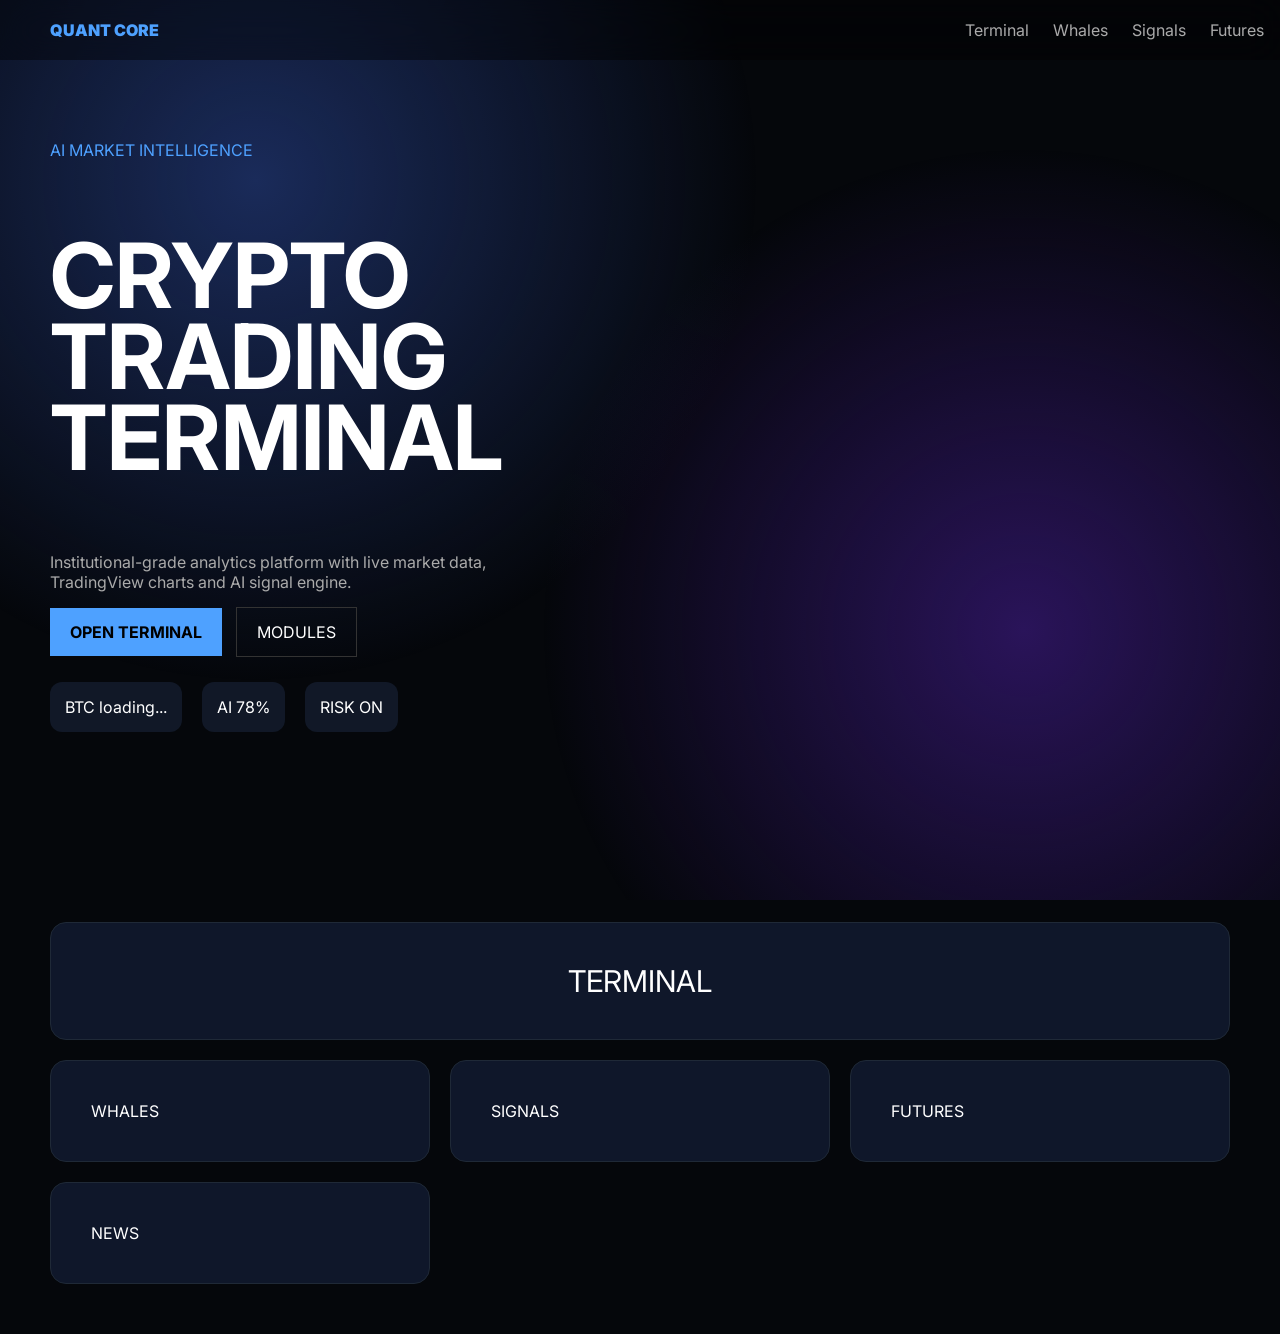
<file: index.html>
<!DOCTYPE html>
<html lang="en">
<head>
<meta charset="UTF-8" />
<meta name="viewport" content="width=device-width, initial-scale=1.0"/>
<title>QUANT CORE V1</title>

<link rel="stylesheet" href="style.css">
<link href="https://fonts.googleapis.com/css2?family=Inter:wght@300;400;600;800;900&display=swap" rel="stylesheet">
</head>

<body>

<div class="bg"></div>

<nav class="nav">
  <div class="logo">QUANT CORE</div>

  <div class="links">
    <a href="pages/terminal.html">Terminal</a>
    <a href="pages/whales.html">Whales</a>
    <a href="pages/signals.html">Signals</a>
    <a href="pages/futures.html">Futures</a>
    <a href="pages/news.html">News</a>
  </div>
</nav>

<section class="hero">

  <div class="hero-left">
    <div class="badge">AI MARKET INTELLIGENCE</div>

    <h1>
      CRYPTO<br/>
      TRADING<br/>
      TERMINAL
    </h1>

    <p>
      Institutional-grade analytics platform with live market data,
      TradingView charts and AI signal engine.
    </p>

    <div class="buttons">
      <a href="pages/terminal.html" class="btn">OPEN TERMINAL</a>
      <a href="#modules" class="btn2">MODULES</a>
    </div>

    <div class="stats">
      <div class="card">
        BTC <span id="btc">loading...</span>
      </div>
      <div class="card">AI 78%</div>
      <div class="card">RISK ON</div>
    </div>
  </div>

</section>

<section id="modules" class="modules">

  <a href="pages/terminal.html" class="mcard big">TERMINAL</a>
  <a href="pages/whales.html" class="mcard">WHALES</a>
  <a href="pages/signals.html" class="mcard">SIGNALS</a>
  <a href="pages/futures.html" class="mcard">FUTURES</a>
  <a href="pages/news.html" class="mcard">NEWS</a>

</section>

<script src="app.js"></script>
</body>
</html>
</file>
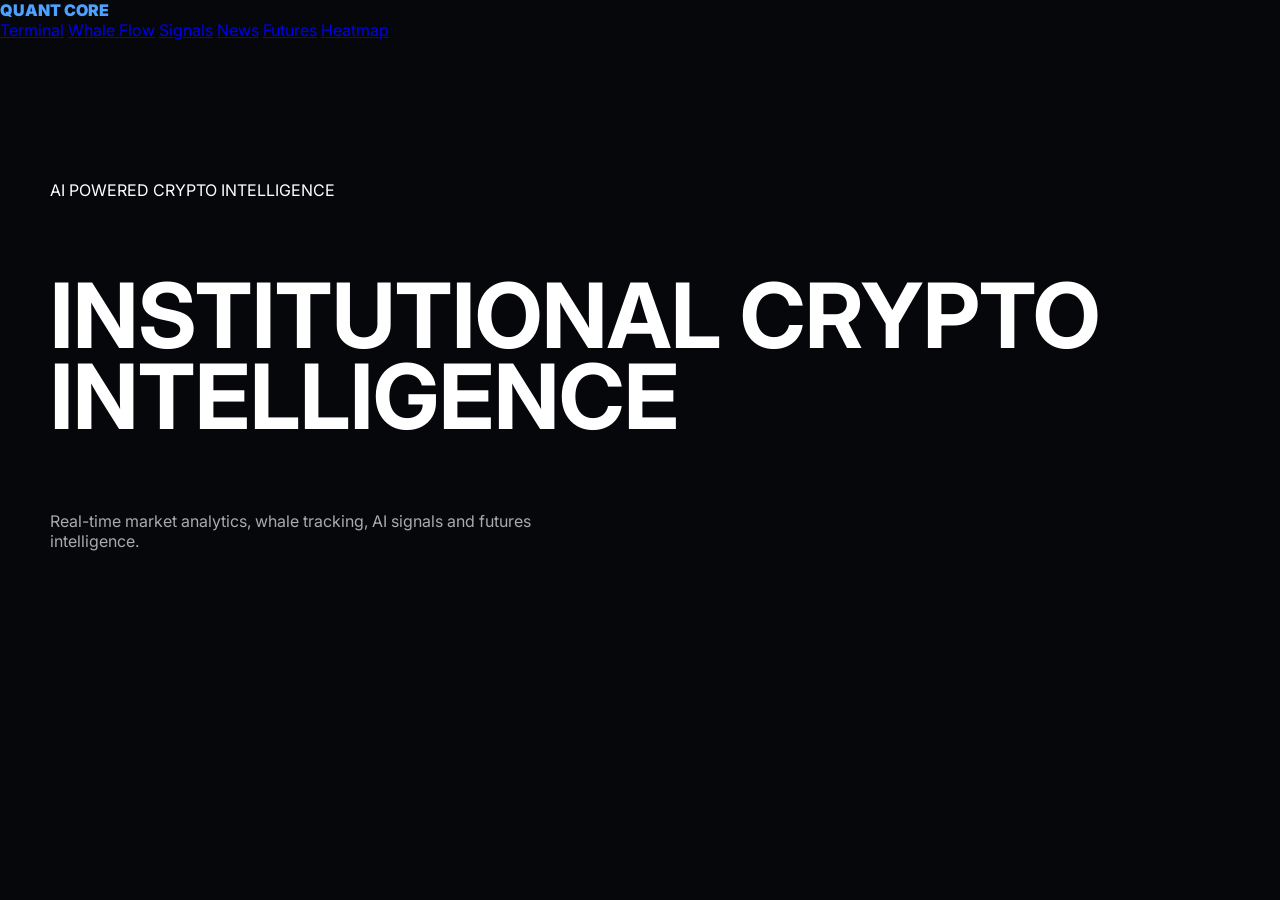
<file: inde.html>
<!DOCTYPE html>
<html lang="en">
<head>

<meta charset="UTF-8">
<meta name="viewport" content="width=device-width, initial-scale=1.0">

<title>QUANT CORE</title>

<link rel="stylesheet" href="style.css">

<link rel="preconnect" href="https://fonts.googleapis.com">
<link rel="preconnect" href="https://fonts.gstatic.com" crossorigin>
<link href="https://fonts.googleapis.com/css2?family=Inter:wght@300;400;500;600;700;800&display=swap" rel="stylesheet">

</head>
<body>

<div class="bg-grid"></div>
<div class="bg-glow"></div>

<!-- NAVBAR -->

<nav class="navbar">

<div class="logo">
QUANT CORE
</div>

<div class="nav-links">
<a href="pages/terminal.html">Terminal</a>
<a href="pages/whales.html">Whale Flow</a>
<a href="pages/signals.html">Signals</a>
<a href="pages/news.html">News</a>
<a href="pages/futures.html">Futures</a>
<a href="pages/heatmap.html">Heatmap</a>
</div>

</nav>

<!-- HERO -->

<section class="hero">

<div class="hero-left">

<div class="hero-badge">
AI POWERED CRYPTO INTELLIGENCE
</div>

<h1>
INSTITUTIONAL
CRYPTO
INTELLIGENCE
</h1>

<p>
Real-time market analytics, whale tracking,
AI signals and futures intelligence.
</p>
</html>
</file>
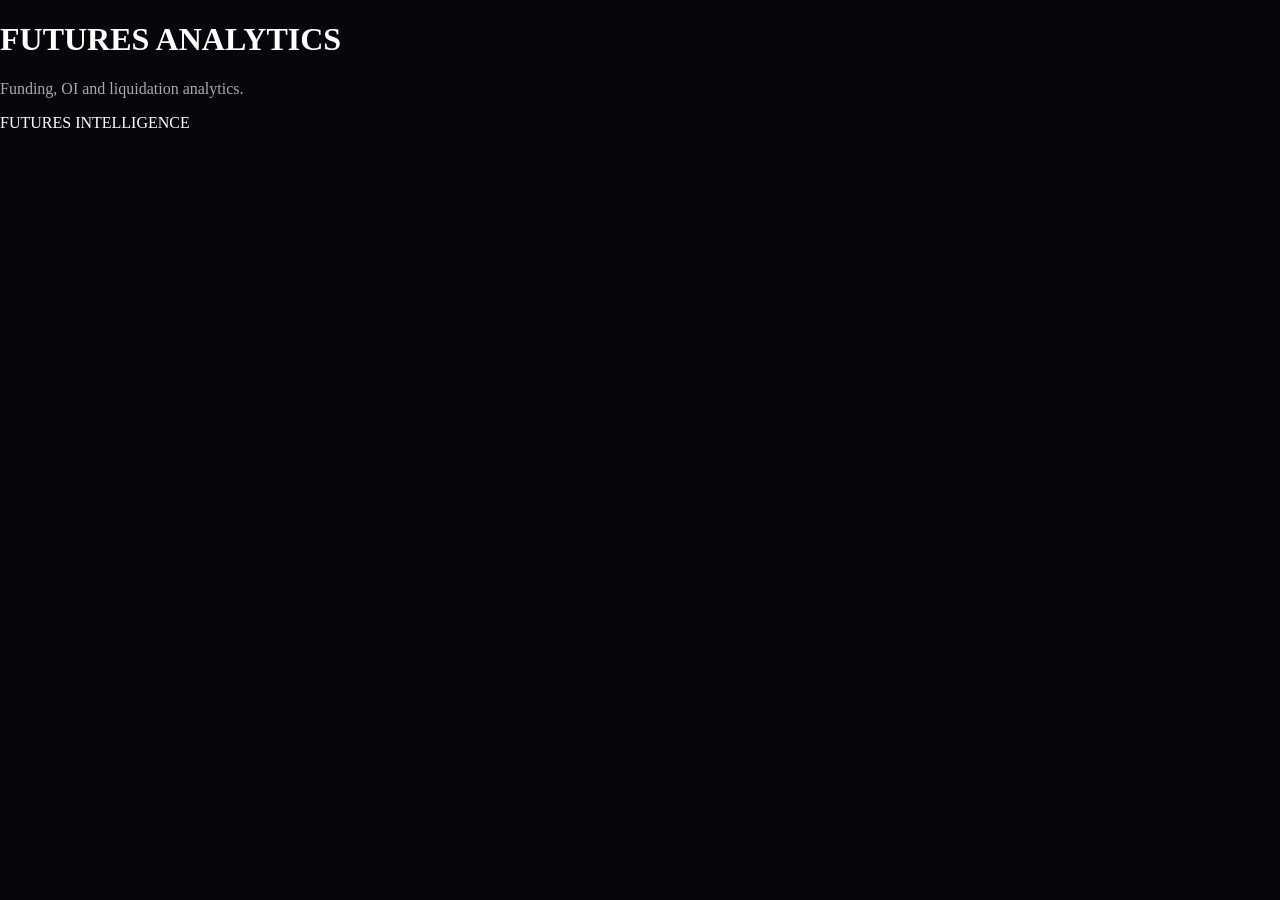
<file: pages/futures.html>
<!DOCTYPE html>
<html lang="en">
<head>
<meta charset="UTF-8">
<meta name="viewport" content="width=device-width, initial-scale=1.0">
<title>Futures</title>
<link rel="stylesheet" href="../style.css">
</head>
<body>

<div class="page-layout">
<h1>FUTURES ANALYTICS</h1>
<p>Funding, OI and liquidation analytics.</p>
<div class="placeholder">
FUTURES INTELLIGENCE
</div>
</div>

</body>
</html>
</file>
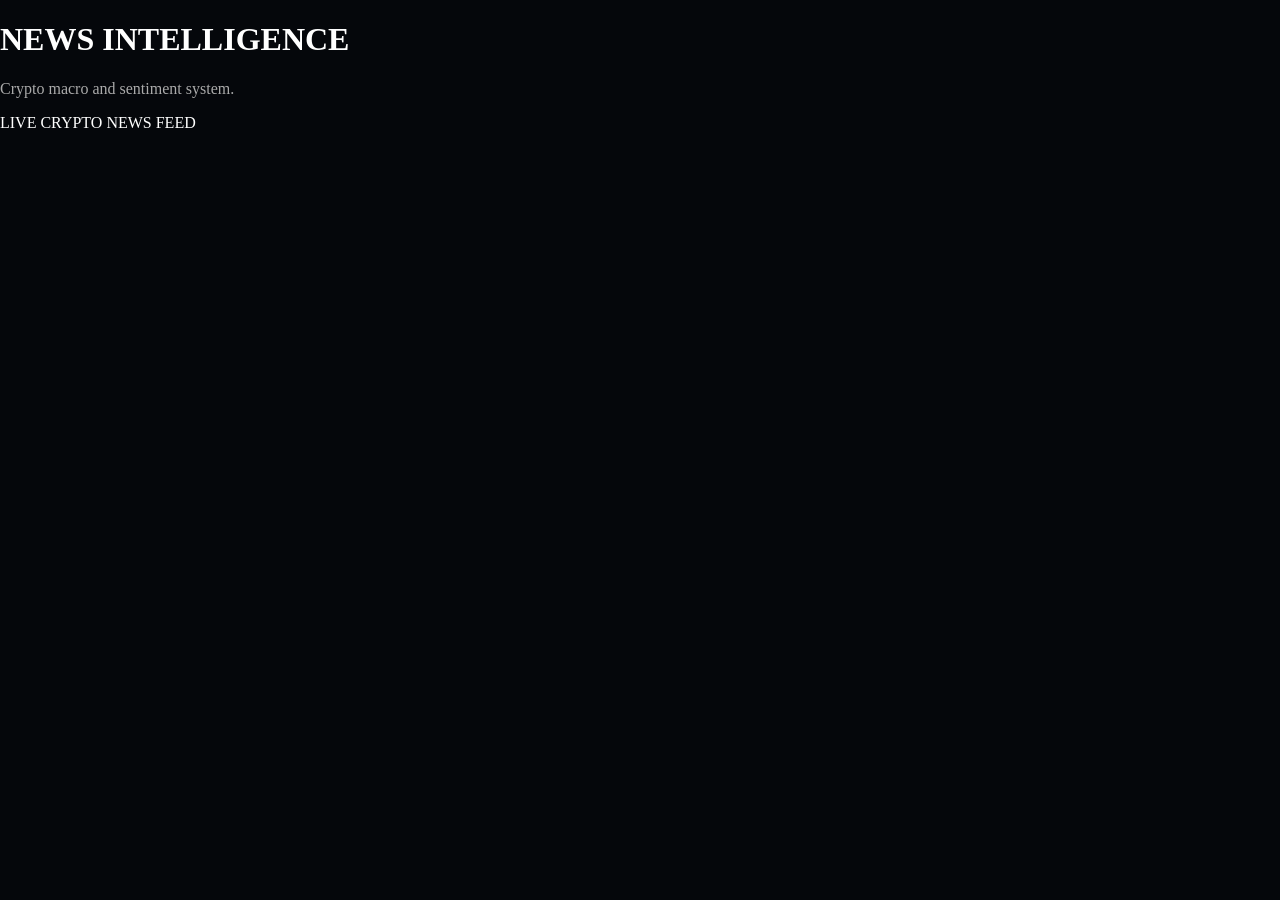
<file: pages/news.html>
<!DOCTYPE html>
<html lang="en">
<head>
<meta charset="UTF-8">
<meta name="viewport" content="width=device-width, initial-scale=1.0">
<title>News</title>
<link rel="stylesheet" href="../style.css">
</head>
<body>

<div class="page-layout">
<h1>NEWS INTELLIGENCE</h1>
<p>Crypto macro and sentiment system.</p>
<div class="placeholder">
LIVE CRYPTO NEWS FEED
</div>
</div>

</body>
</html>
</file>
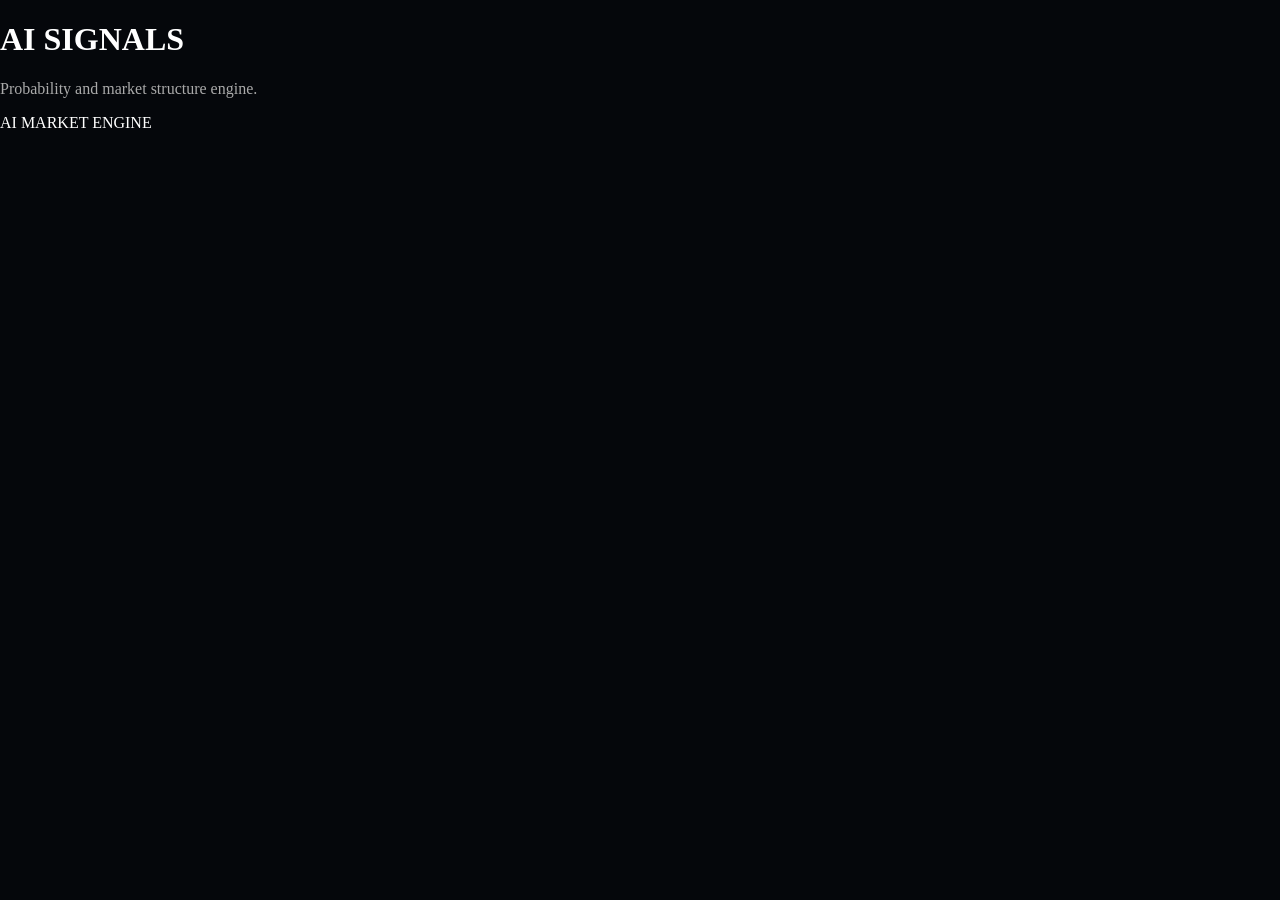
<file: pages/signals.html>
<!DOCTYPE html>
<html lang="en">
<head>
<meta charset="UTF-8">
<meta name="viewport" content="width=device-width, initial-scale=1.0">
<title>Signals</title>
<link rel="stylesheet" href="../style.css">
</head>
<body>

<div class="page-layout">
<h1>AI SIGNALS</h1>
<p>Probability and market structure engine.</p>
<div class="placeholder">
AI MARKET ENGINE
</div>
</div>

</body>
</html>
</file>
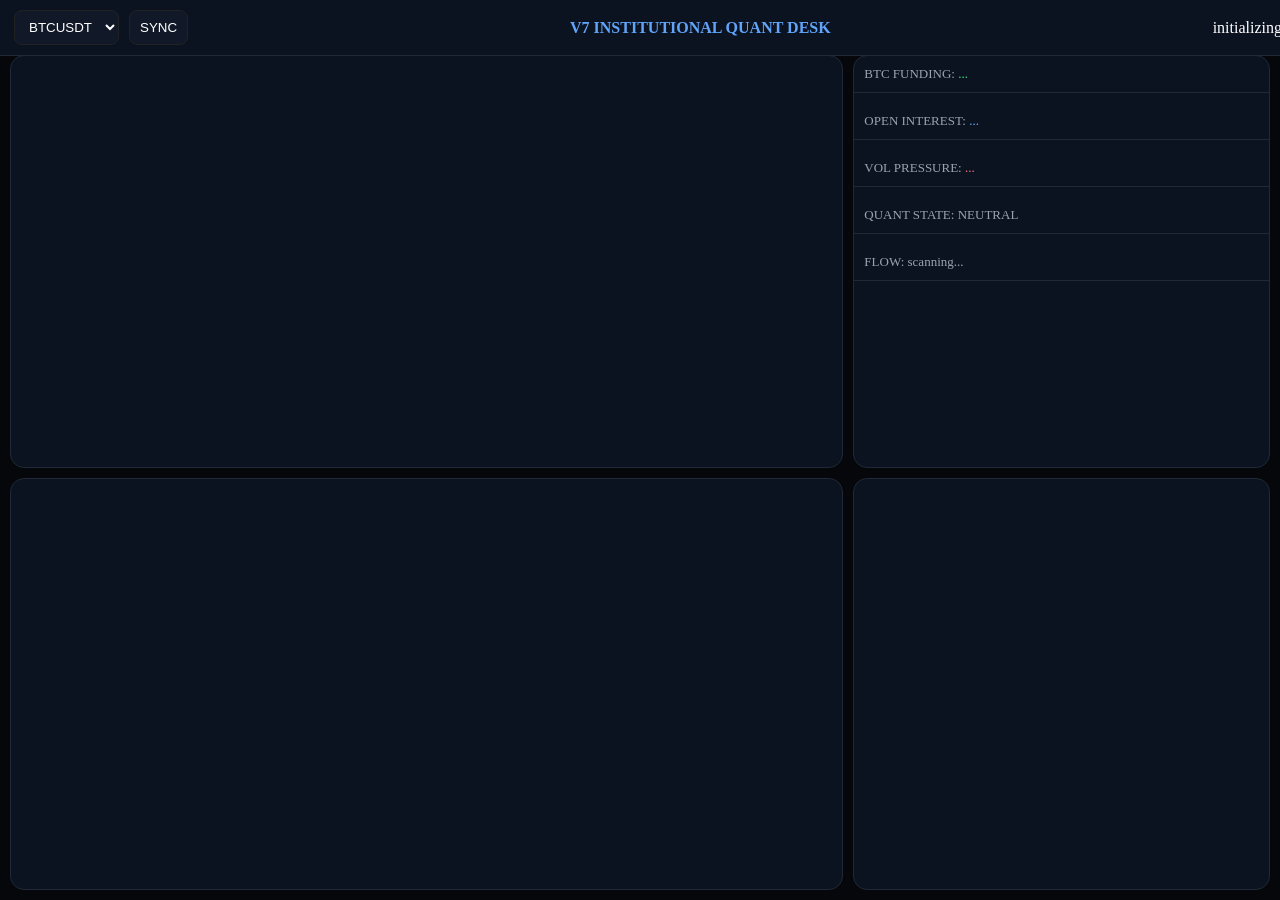
<file: pages/terminal.html>
<!DOCTYPE html>
<html>
<head>
<meta charset="UTF-8">
<title>V7 Institutional Quant Desk</title>

<link rel="stylesheet" href="../style.css">
<script src="https://s3.tradingview.com/tv.js"></script>

<style>
body{
margin:0;
background:#05070b;
color:white;
font-family:Inter;
overflow:hidden;
}

.topbar{
display:flex;
justify-content:space-between;
align-items:center;
padding:10px 14px;
background:#0b1220;
border-bottom:1px solid #1f2937;
position:fixed;
top:0;
width:100%;
z-index:10;
}

.controls{
display:flex;
gap:10px;
}

select,button{
background:#111827;
color:white;
border:1px solid #222;
padding:8px 10px;
border-radius:8px;
cursor:pointer;
}

/* GRID */
.grid{
display:grid;
grid-template-columns:2fr 1fr;
grid-template-rows:1fr 1fr;
gap:10px;
padding:55px 10px 10px;
height:100vh;
box-sizing:border-box;
}

.panel{
background:#0b1220;
border:1px solid #1f2937;
border-radius:14px;
overflow:hidden;
position:relative;
}

#chart{
width:100%;
height:100%;
}

.side{
display:flex;
flex-direction:column;
gap:10px;
}

.box{
padding:10px;
border-bottom:1px solid #1f2937;
font-size:13px;
color:#9ca3af;
}

.green{color:#4ade80;}
.red{color:#fb7185;}
.blue{color:#60a5fa;}

.grid2{
display:grid;
grid-template-columns:1fr 1fr 1fr;
gap:10px;
padding:10px;
}
.asset{
padding:10px;
background:#0b1220;
border:1px solid #1f2937;
border-radius:10px;
font-size:12px;
}
</style>

</head>

<body>

<div class="topbar">

<div class="controls">
<select id="symbol">
<option>BTCUSDT</option>
<option>ETHUSDT</option>
<option>SOLUSDT</option>
</select>

<button onclick="sync()">SYNC</button>
</div>

<div style="font-weight:800;color:#60a5fa">
V7 INSTITUTIONAL QUANT DESK
</div>

<div id="status">initializing...</div>

</div>

<div class="grid">

<div class="panel"><div id="chart"></div></div>

<div class="panel side">

<div class="box">BTC FUNDING: <span id="funding" class="green">...</span></div>
<div class="box">OPEN INTEREST: <span id="oi" class="blue">...</span></div>
<div class="box">VOL PRESSURE: <span id="vol" class="red">...</span></div>
<div class="box">QUANT STATE: <span id="state">NEUTRAL</span></div>

<div class="box" id="flow">FLOW: scanning...</div>

</div>

<div class="panel">

<div class="grid2" id="assets"></div>

</div>

<div class="panel">

<div id="liqmap" style="padding:10px;font-size:12px;color:#9ca3af"></div>

</div>

</div>

<script>

let symbol="BTCUSDT";
let ws;

/* TRADINGVIEW */
function chart(){
document.getElementById("chart").innerHTML="";

new TradingView.widget({
container_id:"chart",
symbol:"BINANCE:"+symbol,
interval:"1",
theme:"dark",
style:"1",
hide_side_toolbar:true
});
}

/* FUNDING RATE (REAL API) */
async function funding(){
try{
let r=await fetch(`https://fapi.binance.com/fapi/v1/fundingRate?symbol=${symbol}&limit=1`);
let d=await r.json();
document.getElementById("funding").innerText=
(parseFloat(d[0].fundingRate)*100).toFixed(4)+"%";
}catch(e){}
}

/* OPEN INTEREST PROXY */
async function oi(){
try{
let r=await fetch(`https://fapi.binance.com/fapi/v1/openInterest?symbol=${symbol}`);
let d=await r.json();
document.getElementById("oi").innerText=
parseFloat(d.openInterest).toFixed(0);
}catch(e){}
}

/* LIVE PRICE STREAM */
function stream(){
if(ws) ws.close();

ws=new WebSocket(`wss://stream.binance.com:9443/ws/${symbol.toLowerCase()}@trade`);

let vol=0;

ws.onmessage=(e)=>{
let d=JSON.parse(e.data);
vol+=parseFloat(d.q);

document.getElementById("vol").innerText=vol.toFixed(2);

/* FLOW ENGINE */
if(parseFloat(d.q)>1){
document.getElementById("flow").innerText=
"🐋 Whale trade detected @ "+d.p;
}
};
}

/* QUANT ENGINE */
function engine(){

let vol=parseFloat(document.getElementById("vol").innerText||0);
let oi=parseFloat(document.getElementById("oi").innerText||0);

let score=(vol*0.5)+(oi/100000*50);

let state="NEUTRAL";

if(score>80) state="RISK ON / MOMENTUM";
if(score>120) state="EXPANSION";
if(score<40) state="ACCUMULATION";

document.getElementById("state").innerText=state;
}

/* MULTI-ASSET SNAPSHOT */
function assets(){

let list=["BTCUSDT","ETHUSDT","SOLUSDT"];
let html="";

list.forEach(s=>{
let change=(Math.random()*6-3).toFixed(2);

html+=`
<div class="asset">
<b>${s}</b><br>
Change: <span style="color:${change>0?'#4ade80':'#fb7185'}">${change}%</span><br>
Flow: ${Math.random()>0.5?"Bull":"Bear"}
</div>`;
});

document.getElementById("assets").innerHTML=html;
}

/* LIQUIDATION HEATMAP (MODEL) */
function liqmap(){

let html="LIQUIDATION HEATMAP<br><br>";

for(let i=0;i<10;i++){
html+=`Zone ${i+1}: ${Math.floor(Math.random()*100)}M cluster pressure<br>`;
}

document.getElementById("liqmap").innerHTML=html;
}

/* SYNC */
function sync(){
symbol=document.getElementById("symbol").value;

chart();
stream();
funding();
oi();
}

/* INIT */
sync();

setInterval(engine,2000);
setInterval(assets,4000);
setInterval(liqmap,5000);
setInterval(funding,8000);
setInterval(oi,8000);

</script>

</body>
</html>
</file>
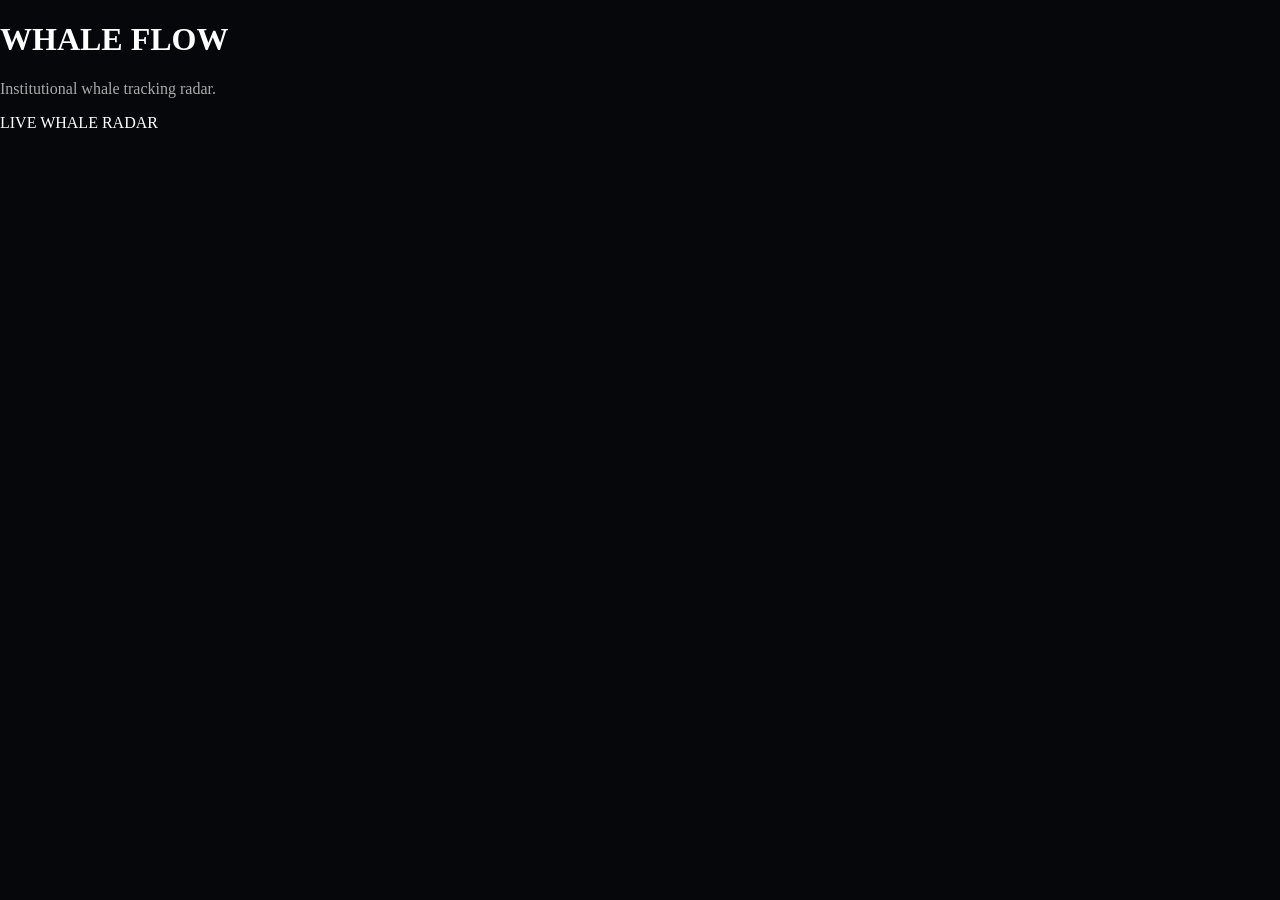
<file: pages/whales.html>
<!DOCTYPE html>
<html lang="en">
<head>
<meta charset="UTF-8">
<meta name="viewport" content="width=device-width, initial-scale=1.0">
<title>Whale Flow</title>
<link rel="stylesheet" href="../style.css">
</head>
<body>

<div class="page-layout">
<h1>WHALE FLOW</h1>
<p>Institutional whale tracking radar.</p>
<div class="placeholder">
LIVE WHALE RADAR
</div>
</div>

</body>
</html>
</file>
<file: style.css>
body{
margin:0;
font-family:Inter;
background:#05070b;
color:white;
}

.bg{
position:fixed;
inset:0;
background:
radial-gradient(circle at 20% 20%, #1a2b5a, transparent 40%),
radial-gradient(circle at 80% 70%, #2a145a, transparent 40%);
z-index:-1;
}

.nav{
display:flex;
justify-content:space-between;
padding:20px 50px;
position:fixed;
width:100%;
backdrop-filter:blur(20px);
background:rgba(0,0,0,0.4);
}

.logo{
font-weight:900;
color:#4ea1ff;
}

.links a{
color:#aaa;
margin-left:20px;
text-decoration:none;
}

.hero{
padding:140px 50px;
}

.hero h1{
font-size:90px;
line-height:0.9;
}

.badge{
color:#4ea1ff;
margin-bottom:20px;
}

p{
color:#aaa;
max-width:500px;
}

.buttons{
margin-top:30px;
}

.btn{
padding:14px 20px;
background:#4ea1ff;
color:black;
text-decoration:none;
font-weight:700;
margin-right:10px;
}

.btn2{
padding:14px 20px;
border:1px solid #333;
color:white;
text-decoration:none;
}

.stats{
display:flex;
margin-top:40px;
gap:20px;
}

.card{
background:#111827;
padding:15px;
border-radius:12px;
}

.modules{
display:grid;
grid-template-columns:repeat(3,1fr);
gap:20px;
padding:50px;
}

.mcard{
background:#0f172a;
padding:40px;
border-radius:16px;
text-decoration:none;
color:white;
border:1px solid #1f2937;
}

.big{
grid-column:span 3;
font-size:30px;
text-align:center;
}
</file>
